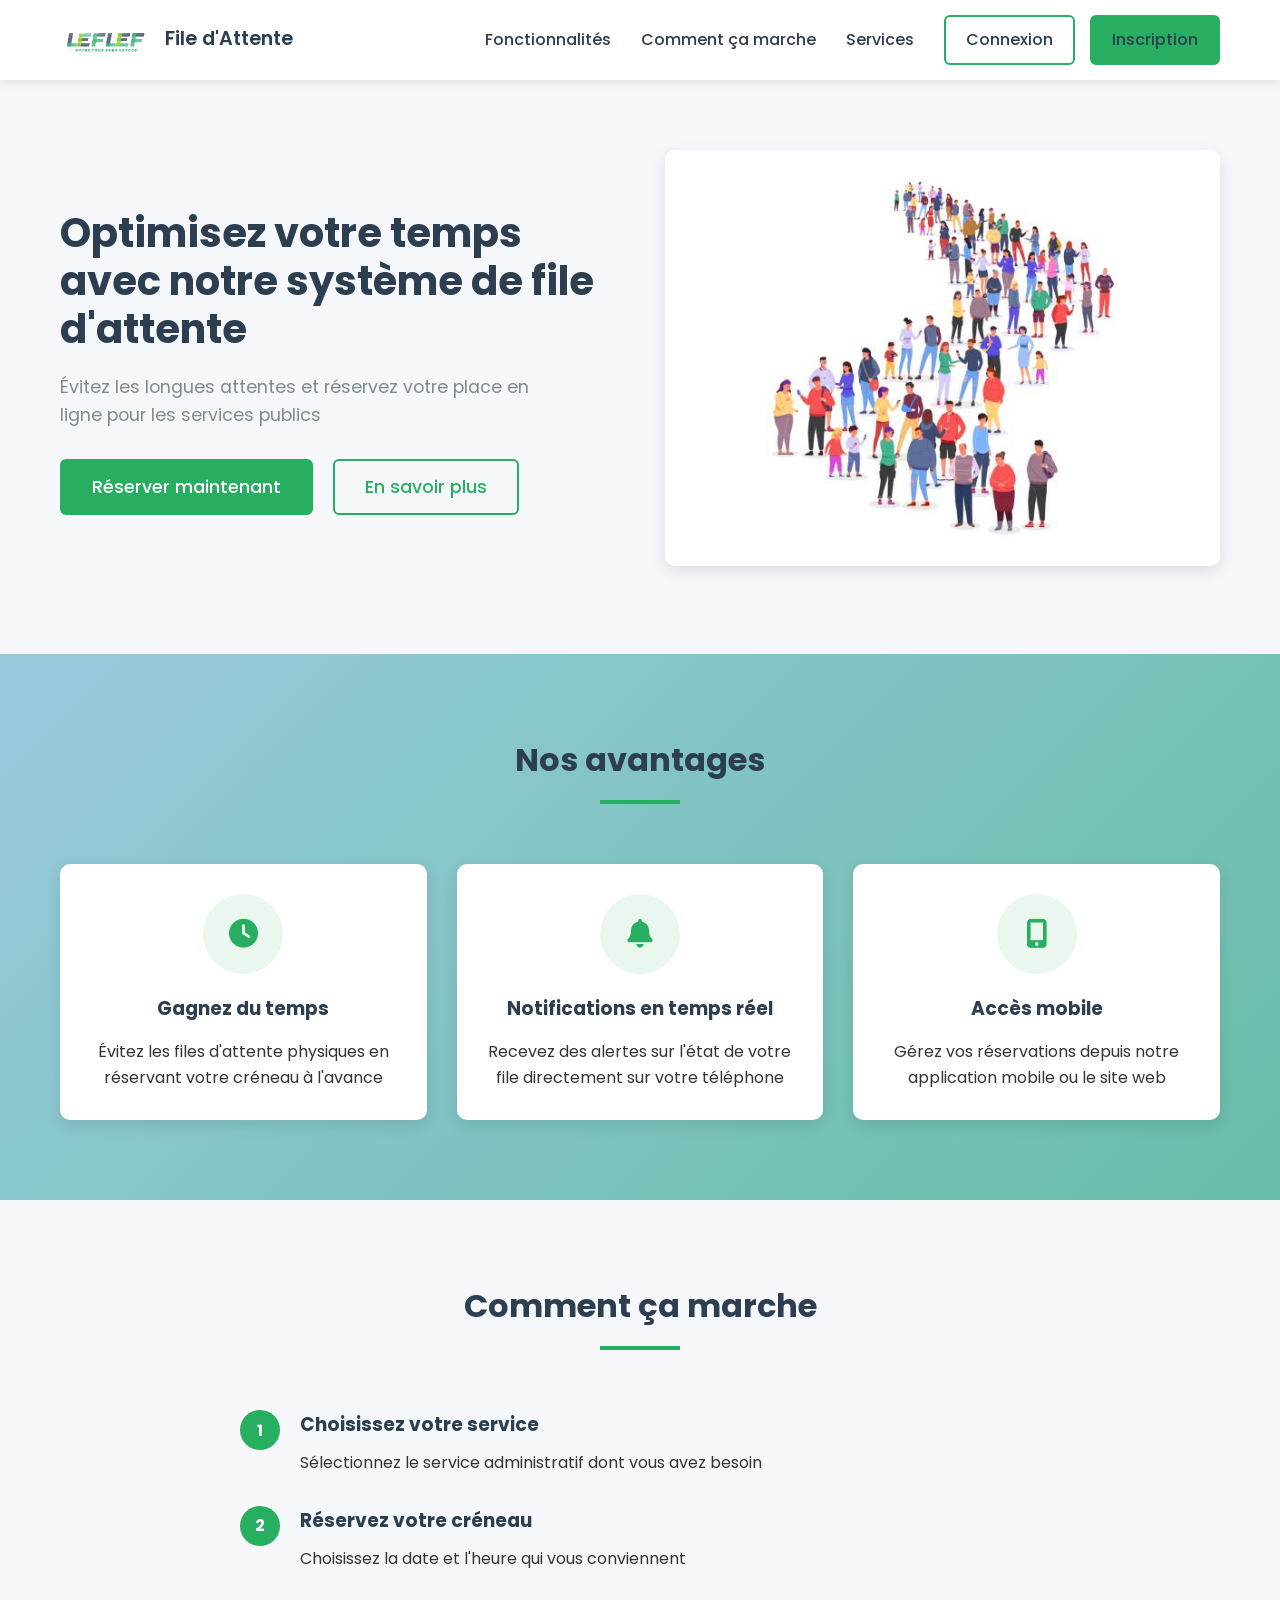
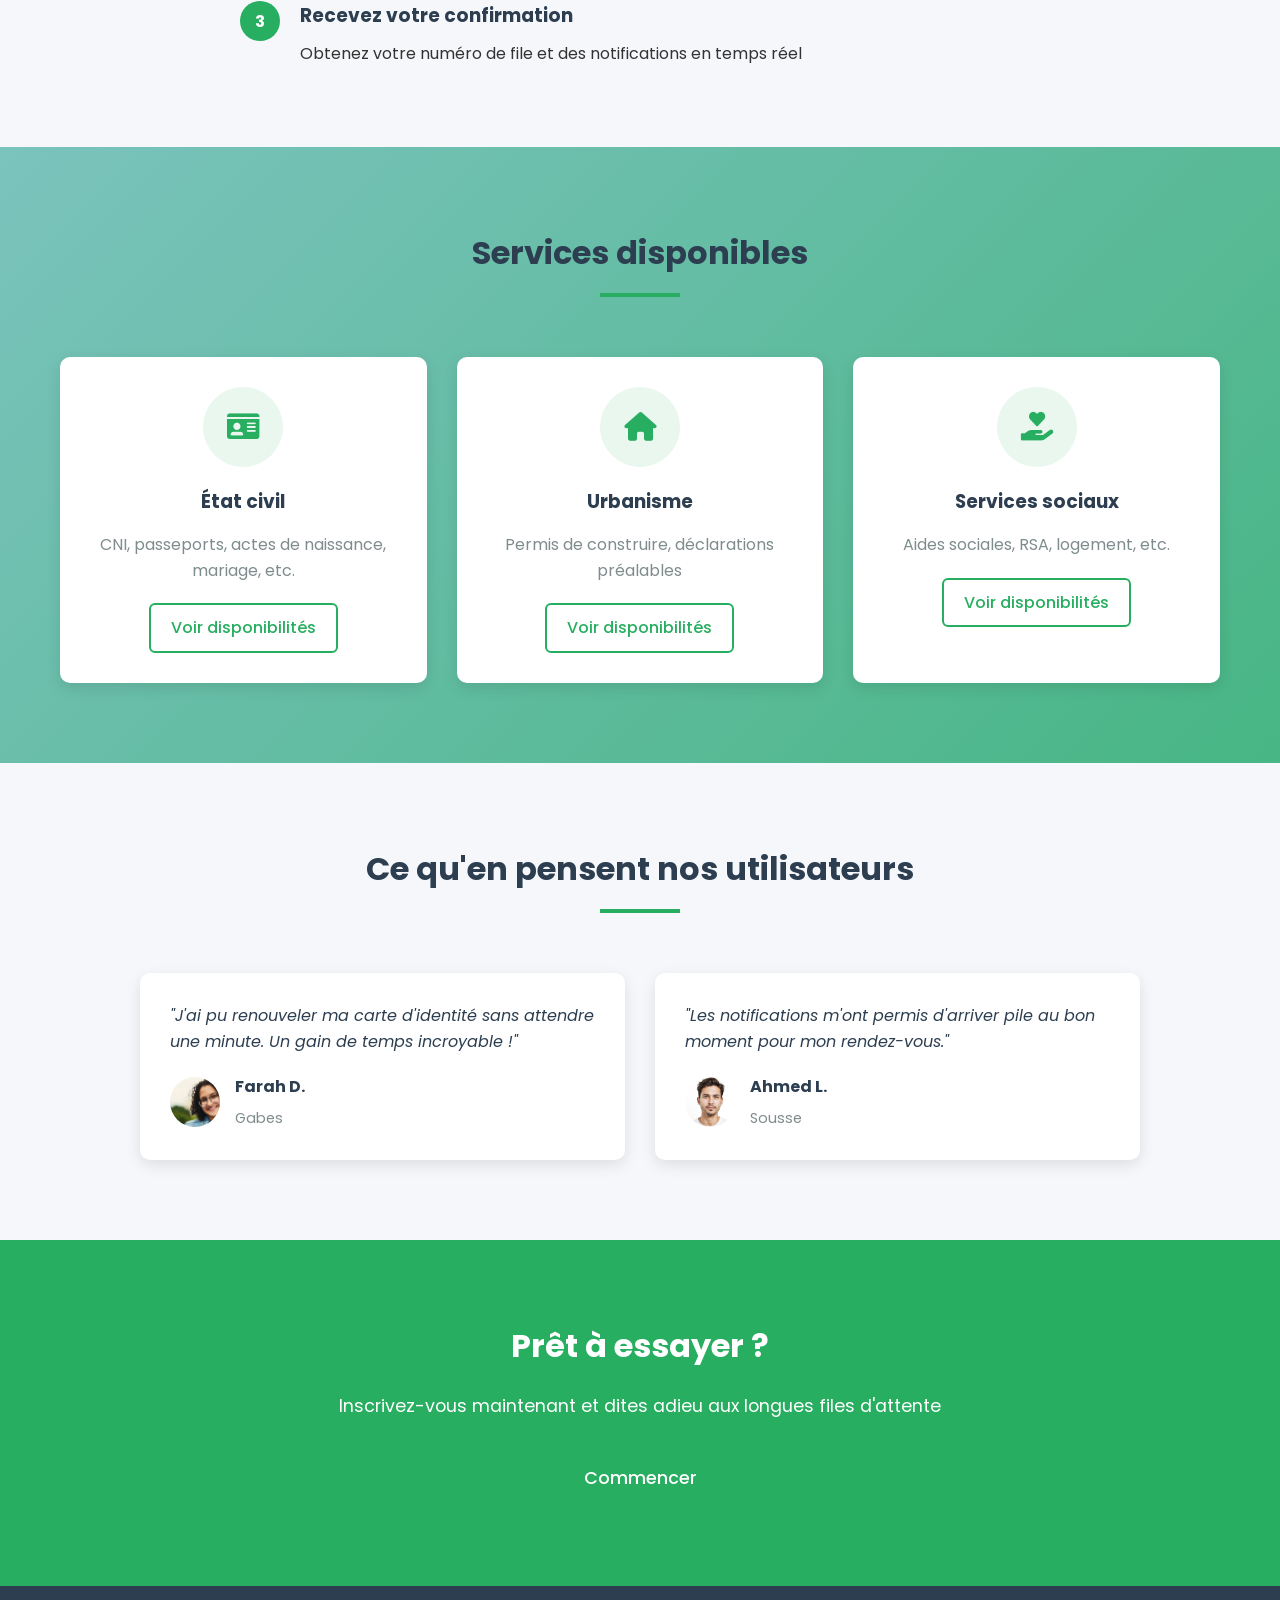
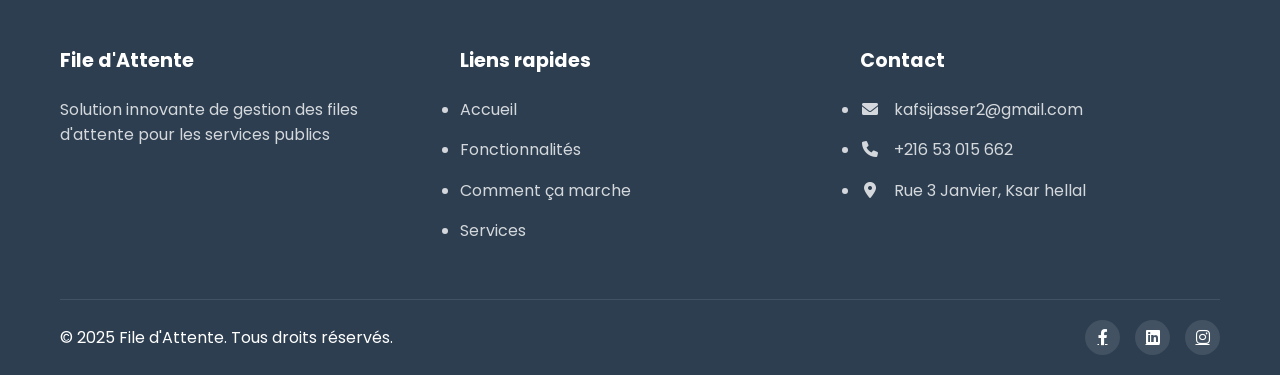
<file: index/index.html>
<!DOCTYPE html>
<html lang="fr">
<head>
    <meta charset="UTF-8">
    <meta name="viewport" content="width=device-width, initial-scale=1.0">
    <title>File d'Attente - Accueil</title>
    <link rel="stylesheet" href="https://fonts.googleapis.com/css2?family=Poppins:wght@300;400;500;600;700&display=swap">
    <link rel="stylesheet" href="https://cdnjs.cloudflare.com/ajax/libs/font-awesome/6.0.0-beta3/css/all.min.css">
    <link rel="stylesheet" href="css/styles1.css">
</head>
<body >
    <!-- Navigation Bar -->
    <nav class="navbar">
        <div class="container">
            <a href="index.html" class="logo">
                <img src="images/logo.png" href="index.html" alt="Logo">
                <span>File d'Attente</span>
            </a>
            <div class="nav-links">
                <a href="index.html#features">Fonctionnalités</a>
                <a href="index.html#how-it-works">Comment ça marche</a>
                <a href="index.html#services">Services</a>
                <div class="auth-buttons">
                    <a href="login.html" class="btn btn-outline">Connexion</a>
                    <a href="signup.html" class="btn btn-primary">Inscription</a>
                </div>
            </div>
            <button class="hamburger">
                <i class="fas fa-bars"></i>
            </button>
        </div>
    </nav>

    <!-- Hero Section -->
    <header id="hero" class="hero">
        <div class="container">
            <div class="hero-content">
                <h1>Optimisez votre temps avec notre système de file d'attente</h1>
                <p>Évitez les longues attentes et réservez votre place en ligne pour les services publics</p>
                <div class="hero-buttons">
                    <a href="reservation.html" class="btn btn-primary btn-large">Réserver maintenant</a>
                    <a href="#how-it-works" class="btn btn-outline btn-large">En savoir plus</a>
                </div>
            </div>
            <div class="hero-image">
                <img src="images/hero-illustration.png" alt="Illustration file d'attente">
            </div>
        </div>
    </header>

    <!-- Features Section -->
    <section id="features" class="features">
        <div class="container">
            <h2 class="section-title">Nos avantages</h2>
            <div class="features-grid">
                <div class="feature-card">
                    <div class="feature-icon">
                        <i class="fas fa-clock"></i>
                    </div>
                    <h3>Gagnez du temps</h3>
                    <p>Évitez les files d'attente physiques en réservant votre créneau à l'avance</p>
                </div>
                <div class="feature-card">
                    <div class="feature-icon">
                        <i class="fas fa-bell"></i>
                    </div>
                    <h3>Notifications en temps réel</h3>
                    <p>Recevez des alertes sur l'état de votre file directement sur votre téléphone</p>
                </div>
                <div class="feature-card">
                    <div class="feature-icon">
                        <i class="fas fa-mobile-alt"></i>
                    </div>
                    <h3>Accès mobile</h3>
                    <p>Gérez vos réservations depuis notre application mobile ou le site web</p>
                </div>
            </div>
        </div>
    </section>

    <!-- How It Works Section -->
    <section id="how-it-works" class="how-it-works">
        <div class="container">
            <h2 class="section-title">Comment ça marche</h2>
            <div class="steps">
                <div class="step">
                    <div class="step-number">1</div>
                    <div class="step-content">
                        <h3>Choisissez votre service</h3>
                        <p>Sélectionnez le service administratif dont vous avez besoin</p>
                    </div>
                </div>
                <div class="step">
                    <div class="step-number">2</div>
                    <div class="step-content">
                        <h3>Réservez votre créneau</h3>
                        <p>Choisissez la date et l'heure qui vous conviennent</p>
                    </div>
                </div>
                <div class="step">
                    <div class="step-number">3</div>
                    <div class="step-content">
                        <h3>Recevez votre confirmation</h3>
                        <p>Obtenez votre numéro de file et des notifications en temps réel</p>
                    </div>
                </div>
            </div>
        </div>
    </section>

    <!-- Services Section -->
    <section id="services" class="services">
        <div class="container">
            <h2 class="section-title">Services disponibles</h2>
            <div class="services-grid">
                <div class="service-card">
                    <div class="service-icon">
                        <i class="fas fa-id-card"></i>
                    </div>
                    <h3>État civil</h3>
                    <p>CNI, passeports, actes de naissance, mariage, etc.</p>
                    <a href="etat-civil.html" class="btn btn-outline">Voir disponibilités</a>
                </div>
                <div class="service-card">
                    <div class="service-icon">
                        <i class="fas fa-home"></i>
                    </div>
                    <h3>Urbanisme</h3>
                    <p>Permis de construire, déclarations préalables</p>
                    <a href="urbanisme.html" class="btn btn-outline">Voir disponibilités</a>
                </div>
                <div class="service-card">
                    <div class="service-icon">
                        <i class="fas fa-hand-holding-heart"></i>
                    </div>
                    <h3>Services sociaux</h3>
                    <p>Aides sociales, RSA, logement, etc.</p>
                    <a href="services-sociaux.html" class="btn btn-outline">Voir disponibilités</a>
                </div>
            </div>
        </div>
    </section>

    <!-- Testimonials Section -->
    <section class="testimonials">
        <div class="container">
            <h2 class="section-title">Ce qu'en pensent nos utilisateurs</h2>
            <div class="testimonials-grid">
                <div class="testimonial-card">
                    <div class="testimonial-content">
                        <p>"J'ai pu renouveler ma carte d'identité sans attendre une minute. Un gain de temps incroyable !"</p>
                    </div>
                    <div class="testimonial-author">
                        <img src="images/user1.jpg" alt="Marie D.">
                        <div>
                            <h4>Farah D.</h4>
                            <span>Gabes</span>
                        </div>
                    </div>
                </div>
                <div class="testimonial-card">
                    <div class="testimonial-content">
                        <p>"Les notifications m'ont permis d'arriver pile au bon moment pour mon rendez-vous."</p>
                    </div>
                    <div class="testimonial-author">
                        <img src="images/user2.jpg" alt="Ahmed L.">
                        <div>
                            <h4>Ahmed L.</h4>
                            <span>Sousse</span>
                        </div>
                    </div>
                </div>
            </div>
        </div>
    </section>

    <!-- Call to Action -->
    <section class="cta">
        <div class="container">
            <h2>Prêt à essayer ?</h2>
            <p>Inscrivez-vous maintenant et dites adieu aux longues files d'attente</p>
            <div class="cta-buttons">
                <a href="reservation.html" class="btn btn-primary btn-large">Commencer</a>
            </div>
        </div>
    </section>

    <!-- Footer -->
    <footer class="footer">
        <div class="container">
            <div class="footer-grid">
                <div class="footer-col">
                    <h3>File d'Attente</h3>
                    <p>Solution innovante de gestion des files d'attente pour les services publics</p>
                </div>
                <div class="footer-col">
                    <h3>Liens rapides</h3>
                    <ul>
                        <li><a href="#hero">Accueil</a></li>
                        <li><a href="#features">Fonctionnalités</a></li>
                        <li><a href="#how-it-works">Comment ça marche</a></li>
                        <li><a href="#services">Services</a></li>
                    </ul>
                </div>
                <div class="footer-col">
                    <h3>Contact</h3>
                    <ul>
                        <li><i class="fas fa-envelope"></i> kafsijasser2@gmail.com</li>
                        <li><i class="fas fa-phone"></i> +216 53 015 662</li>
                        <li><i class="fas fa-map-marker-alt"></i> Rue 3 Janvier, Ksar hellal</li>
                    </ul>
                </div>
            </div>
            <div class="footer-bottom">
                <p>&copy; 2025 File d'Attente. Tous droits réservés.</p>
                <div class="social-links">
                    <a href="https://www.facebook.com/epi.superieur"><i class="fab fa-facebook-f"></i></a>
                    <a href="https://www.linkedin.com/school/epi-school/posts/?feedView=all"><i class="fab fa-linkedin"></i></a>
                    <a href="https://www.instagram.com/epi.educational.group/"><i class="fab fa-instagram"></i></a>
                </div>
            </div>
        </div>
    </footer>
   

    <script src="js/script.js"></script>
</body>
</html>
</file>
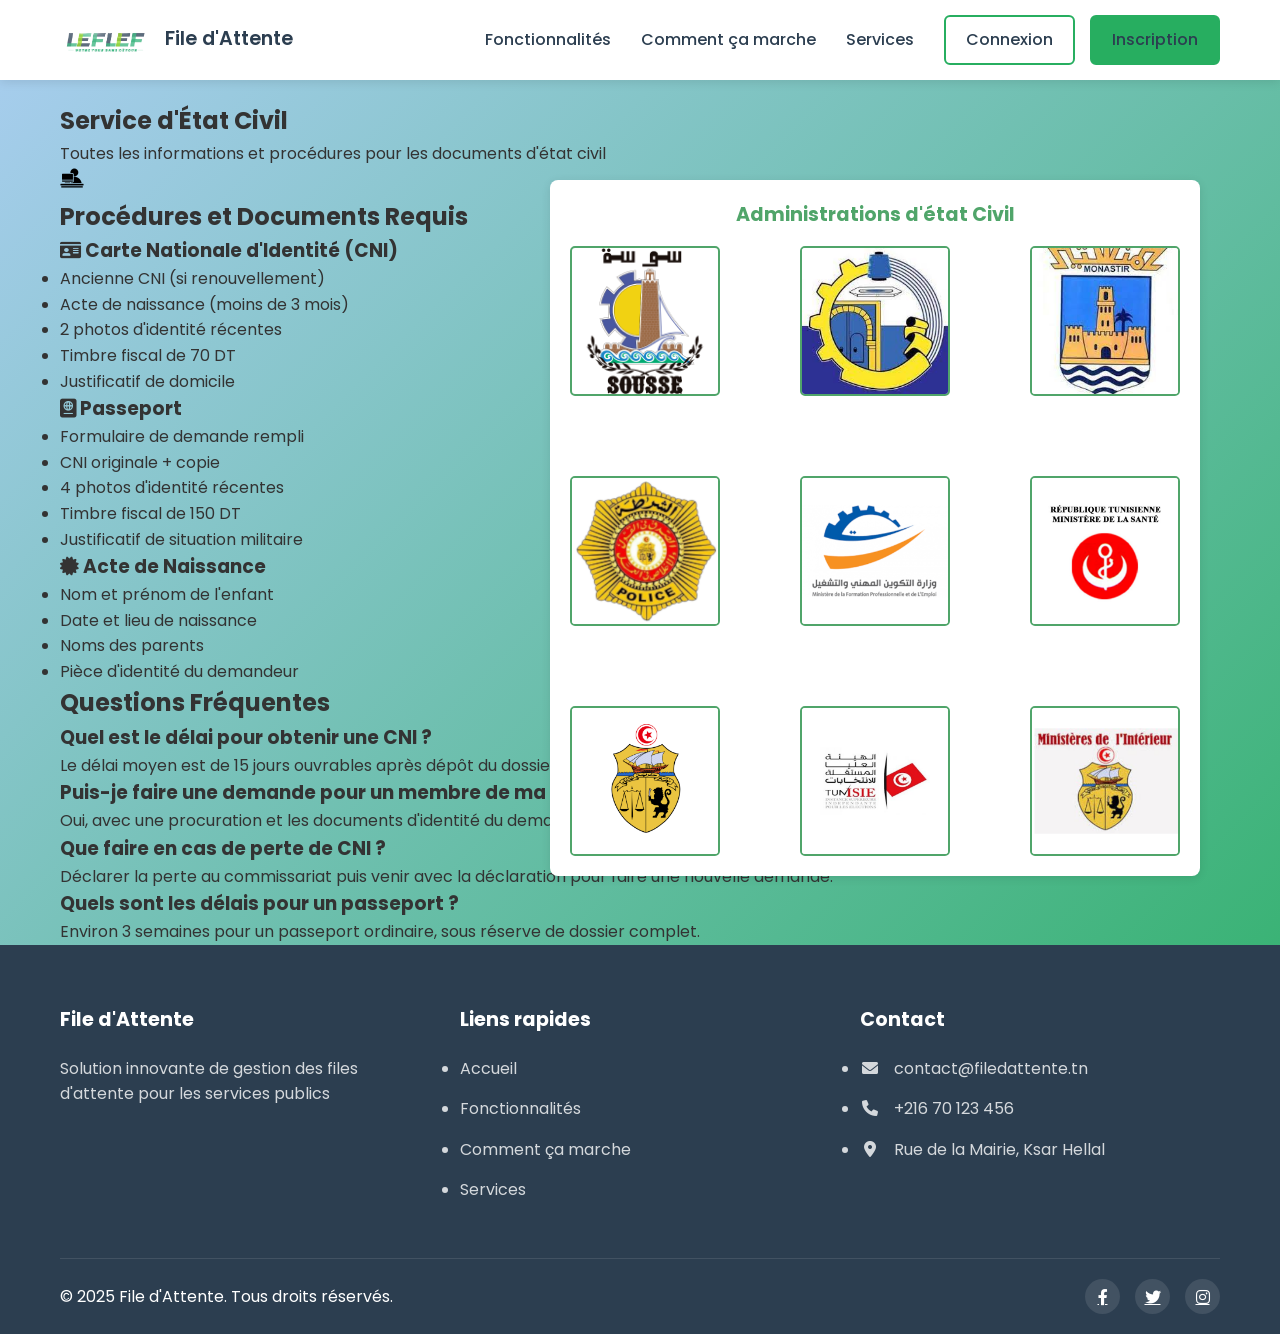
<file: index/etat-civil.html>
<!DOCTYPE html>
<html lang="fr">
<head>
    <meta charset="UTF-8">
    <meta name="viewport" content="width=device-width, initial-scale=1.0">
    <title>État Civil - File d'Attente</title>
    <link rel="stylesheet" href="https://fonts.googleapis.com/css2?family=Poppins:wght@300;400;500;600;700&display=swap">
    <link rel="stylesheet" href="https://cdnjs.cloudflare.com/ajax/libs/font-awesome/6.0.0-beta3/css/all.min.css">
    <link rel="stylesheet" href="css/styles1.css?v=1.1">
</head>
<body>

    <div class="frames-container">
        <h3>Administrations d'état Civil</h3>
        <div class="frames-grid">
            <!-- Row 1 -->
            <a href="https://www.facebook.com/communedesousse" class="frame">
                <img src="images/sousse.png" title="Municipalité de Sousse" data-id="1">
            </a>
            <a href="https://www.facebook.com/municipalitekh/?locale=fr_FR" class="frame">
                <img src="images/ksar.jpeg" title="Municipalité de Ksar Hellal" data-id="2">
            </a>
            <a href="https://www.facebook.com/adminmunicipalite/?locale=fr_FR" class="frame">
                <img src="images/monastir.jpeg" title="Municipalité de Monastir" data-id="3">
            </a>
            
            <!-- Row 2 -->
            <a href="https://www.facebook.com/communedesousse/about/" class="frame">
                <img src="images/poste-de-la-police.png" title="Police de Sousse" data-id="4">
            </a>
            <a href="https://www.emploi.gov.tn/fr/" class="frame">
                <img src="images/ministere-de-la-formation-professionnelle-et-de-lemploi.png" title="Ministère formation ministere-de-la-formation-professionnelle-et-de-lemploi" data-id="5">
            </a>
            <a href="https://santetunisie.rns.tn/fr/" class="frame">
                <img src="images/ministere-de-la-sante.png" title="Ministère de Santé" data-id="6">
            </a>
            
            <!-- Row 3 -->
            <a href="http://www.commune-sousse.gov.tn/fr" class="frame">
                <img src="images/gouvernorat.png" title="Gouvernerat de Sousse" data-id="7">
            </a>
            <a href="https://www.isie.tn/" class="frame">
                <img src="images/instance-superieure-independante-pour-les-elections.png" title="ISIE" data-id="8">
            </a>
            <a href="https://www.interieur.gov.tn/fr/" class="frame">
                <img src="images/ministere-de-linterieur.png" title="ministère intérieur" data-id="9">
            </a>
        </div>
    </div>
    <nav class="navbar">
        <div class="container">
            <a href="index.html" class="logo">
                <img src="images/logo.png" alt="Logo">
                <span>File d'Attente</span>
            </a>
            <div class="nav-links">
                <a href="index.html#features">Fonctionnalités</a>
                <a href="index.html#how-it-works">Comment ça marche</a>
                <a href="index.html#services">Services</a>
                <div class="auth-buttons">
                    <a href="login.html" class="btn btn-outline">Connexion</a>
                    <a href="signup.html" class="btn btn-primary">Inscription</a>
                </div>
            </div>
            <button class="hamburger">
                <i class="fas fa-bars"></i>
            </button>
        </div>
    </nav>
    <p>
        <br>
        <br>
        <br>
        <br>

    </p>

    <section class="service-header">
        <div class="container">
            <div class="service-header-content">
                <h1>Service d'État Civil</h1>
                <p>Toutes les informations et procédures pour les documents d'état civil</p>
            </div>
            <div class="service-header-image">
                <img src="images/etat-civil.jpg.png" alt="Illustration état civil">
            </div>
        </div>
    </section>

    <section class="service-details">
        <div class="container">
            <div class="details-container">
                <div class="procedures">
                    <h2>Procédures et Documents Requis</h2>
                    
                    <div class="procedure-card">
                        <h3><i class="fas fa-id-card"></i> Carte Nationale d'Identité (CNI)</h3>
                        <ul>
                            <li>Ancienne CNI (si renouvellement)</li>
                            <li>Acte de naissance (moins de 3 mois)</li>
                            <li>2 photos d'identité récentes</li>
                            <li>Timbre fiscal de 70 DT</li>
                            <li>Justificatif de domicile</li>
                        </ul>
                    </div>
                    
                    <div class="procedure-card">
                        <h3><i class="fas fa-passport"></i> Passeport</h3>
                        <ul>
                            <li>Formulaire de demande rempli</li>
                            <li>CNI originale + copie</li>
                            <li>4 photos d'identité récentes</li>
                            <li>Timbre fiscal de 150 DT</li>
                            <li>Justificatif de situation militaire</li>
                        </ul>
                    </div>
                    
                    <div class="procedure-card">
                        <h3><i class="fas fa-certificate"></i> Acte de Naissance</h3>
                        <ul>
                            <li>Nom et prénom de l'enfant</li>
                            <li>Date et lieu de naissance</li>
                            <li>Noms des parents</li>
                            <li>Pièce d'identité du demandeur</li>
                        </ul>
                    </div>
                </div>
            </div>
        </div>
    </section>

    <section class="service-faq">
        <div class="container">
            <h2>Questions Fréquentes</h2>
            <div class="faq-grid">
                <div class="faq-card">
                    <h3>Quel est le délai pour obtenir une CNI ?</h3>
                    <p>Le délai moyen est de 15 jours ouvrables après dépôt du dossier complet.</p>
                </div>
                <div class="faq-card">
                    <h3>Puis-je faire une demande pour un membre de ma famille ?</h3>
                    <p>Oui, avec une procuration et les documents d'identité du demandeur et du mandataire.</p>
                </div>
                <div class="faq-card">
                    <h3>Que faire en cas de perte de CNI ?</h3>
                    <p>Déclarer la perte au commissariat puis venir avec la déclaration pour faire une nouvelle demande.</p>
                </div>
                <div class="faq-card">
                    <h3>Quels sont les délais pour un passeport ?</h3>
                    <p>Environ 3 semaines pour un passeport ordinaire, sous réserve de dossier complet.</p>
                </div>
            </div>
        </div>
    </section>

    <footer class="footer">
        <div class="container">
            <div class="footer-grid">
                <div class="footer-col">
                    <h3>File d'Attente</h3>
                    <p>Solution innovante de gestion des files d'attente pour les services publics</p>
                </div>
                <div class="footer-col">
                    <h3>Liens rapides</h3>
                    <ul>
                        <li><a href="index.html">Accueil</a></li>
                        <li><a href="index.html#features">Fonctionnalités</a></li>
                        <li><a href="index.html#how-it-works">Comment ça marche</a></li>
                        <li><a href="index.html#services">Services</a></li>
                    </ul>
                </div>
                <div class="footer-col">
                    <h3>Contact</h3>
                    <ul>
                        <li><i class="fas fa-envelope"></i> contact@filedattente.tn</li>
                        <li><i class="fas fa-phone"></i> +216 70 123 456</li>
                        <li><i class="fas fa-map-marker-alt"></i> Rue de la Mairie, Ksar Hellal</li>
                    </ul>
                </div>
            </div>
            <div class="footer-bottom">
                <p>&copy; 2025 File d'Attente. Tous droits réservés.</p>
                <div class="social-links">
                    <a href="#"><i class="fab fa-facebook-f"></i></a>
                    <a href="#"><i class="fab fa-twitter"></i></a>
                    <a href="#"><i class="fab fa-instagram"></i></a>
                </div>
            </div>
        </div>
    </footer>

    <script src="js/script.js">
        document.querySelectorAll('.frame').forEach(frame => {
        frame.addEventListener('click', function() {
            const id = this.querySelector('img').getAttribute('data-id');
            console.log(`Frame ${id} clicked`);
        });
    });
    </script>
</body>
</html>
</file>
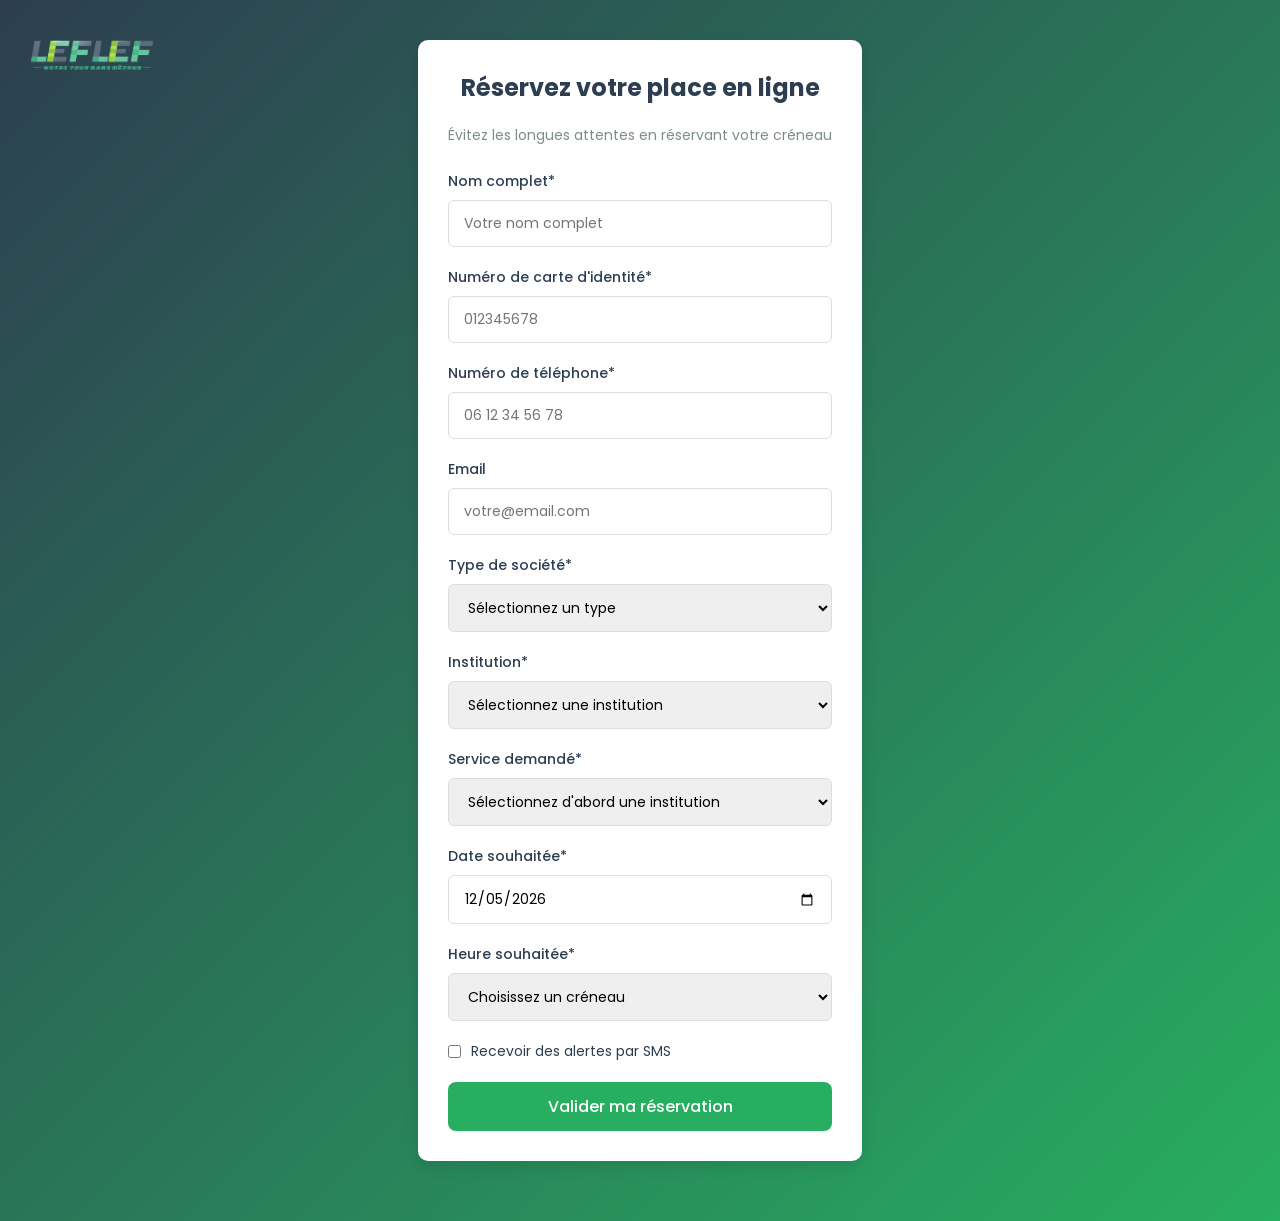
<file: index/queue.html>
<!DOCTYPE html>
<html lang="fr">

<head>
    <meta charset="UTF-8">
    <meta name="viewport" content="width=device-width, initial-scale=1.0">
    <title>File d'attente - Mairie</title>
    <link rel="stylesheet" href="css/styles.css">
    <link href="https://fonts.googleapis.com/css2?family=Poppins:wght@400;500;600&display=swap" rel="stylesheet">
    <style>
        #cancel-button {
            width: 100%;
            padding: 12px;
            background: #c10707;
            color: #fff;
            border: none;
            margin-top: 10px;
            border-radius: 8px;
            font-size: 16px;
            font-weight: 500;
            cursor: pointer;
            transition: background 0.3s ease;
        }
    </style>

</head>

<body>
    <div class="container">
        <div class="logo">
            <img src="images/logo.png" alt="Logo Mairie">
        </div>

        <div class="card queue-card">
            <h1>Votre position dans la file</h1>

            <div class="queue-info">
                <div class="info-item">
                    <span class="label">Numéro de ticket:</span>
                    <span id="ticket-number" class="value"></span>
                </div>
                <div class="info-item">
                    <span class="label">Service:</span>
                    <span id="service-type" class="value"></span>
                </div>
                <div class="info-item">
                    <span class="label">Temps d'attente estimé:</span>
                    <span id="wait-time" class="value"></span>
                </div>
                <div class="info-item">
                    <span class="label">Position dans la file:</span>
                    <span id="queue-position" class="value"></span>
                </div>
            </div>

            <div class="progress-container">
                <div class="progress-bar" id="progress-bar"></div>
            </div>

            <div class="notification-area">
                <p id="notification-text"></p>
            </div>

            <button class="btn" onclick="window.location.href='reservation.html'">Nouvelle réservation</button>
            <form action="annuler_reservation.php" method="get">
                <input type="hidden" name="ticket" id="cancel-ticket-input">
                <button id="cancel-button" type="submit">Annuler réservation</button>
            </form>

            <script>
                // Set the ticket number when page loads
                document.addEventListener('DOMContentLoaded', function() {
                    const urlParams = new URLSearchParams(window.location.search);
                    const ticketNumber = urlParams.get('ticket');
                    
                    if (ticketNumber) {
                        document.getElementById('cancel-ticket-input').value = ticketNumber;
                    }
                });
            </script>


        </div>
    </div>

    <script src="js/queue-script.js"></script>
</body>

</html>
</file>
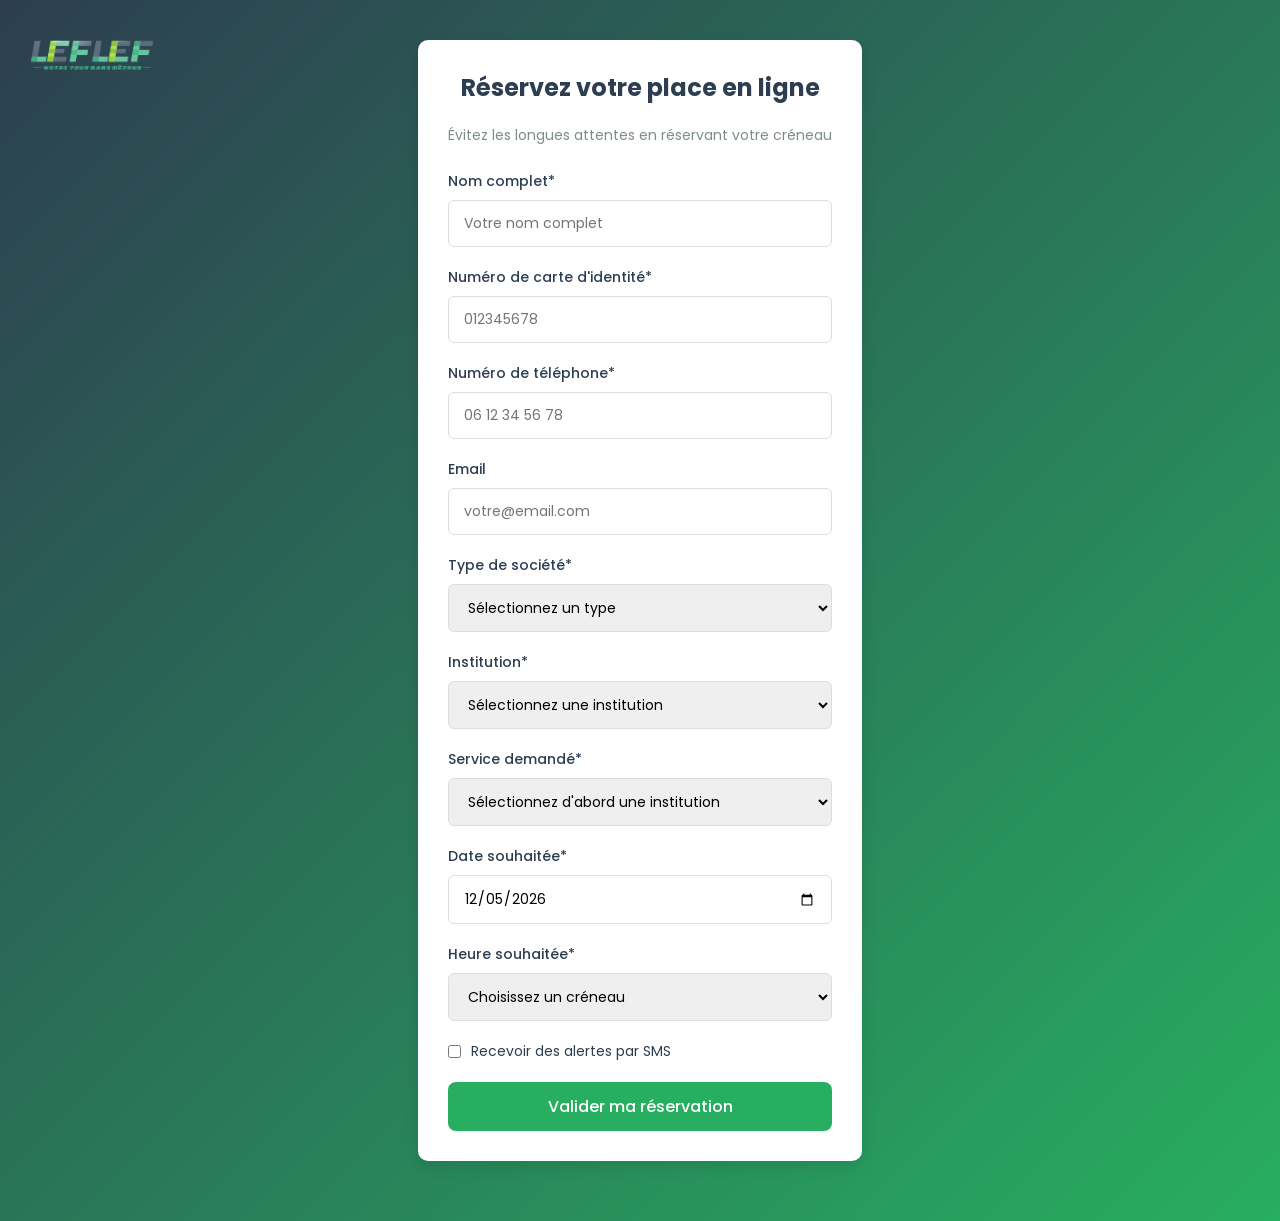
<file: index/reservation.html>
<!DOCTYPE html>
<html lang="fr">
    
<head>
    <meta charset="UTF-8">
    <meta name="viewport" content="width=device-width, initial-scale=1.0">
    <title>Réservation en ligne - Mairie</title>
    <link rel="stylesheet" href="css/styles.css">
    <link href="https://fonts.googleapis.com/css2?family=Poppins:wght@400;500;600&display=swap" rel="stylesheet">
    <link rel="manifest" href="manifest.json">
</head>
<body>
    <div class="container">
        <div class="logo">
            <img src="images/logo.png" alt="Logo Mairie">
        </div>

            <div class="card">
                <h1>Réservez votre place en ligne</h1>
                <p class="subtitle">Évitez les longues attentes en réservant votre créneau</p>
                
                <form id="reservationForm" method="POST">
        <div class="form-group">
            <label for="name">Nom complet*</label>
            <input type="text" id="fullname" name="name" placeholder="Votre nom complet" required>
        </div>
        
        <div class="form-group">
            <label for="cin">Numéro de carte d'identité*</label>
            <input type="text" id="cin" name="cin" placeholder="012345678" required>
        </div>
        
        <div class="form-group">
            <label for="phone">Numéro de téléphone*</label>
            <input type="tel" id="phone" name="phone" placeholder="06 12 34 56 78" required>
        </div>
        
        <div class="form-group">
            <label for="email">Email</label>
            <input type="email" id="email" name="email" placeholder="votre@email.com">
        </div>
        
        <div class="form-group">
            <label for="societe_type">Type de société*</label>
            <select id="societe_type" name="societe_type" required>
                <option value="">Sélectionnez un type</option>
                <option value="pub">Public</option>
                <option value="prv">Privé</option>
            </select>
        </div>
        
         <div class="form-group">
            <label for="institution">Institution*</label>
            <select id="institution" name="institution_id" required>
                <option value="">Sélectionnez une institution</option>
                <option value="1">CNAM</option>
                <option value="2">CNSS</option>
                <option value="3">Tunisie Telecom</option>
                <option value="4">Orange Tunisie</option>
            </select>
        </div>

        <div class="form-group">
            <label for="service">Service demandé*</label>
            <select id="service" name="service_id" required>
                <option value="">Sélectionnez d'abord une institution</option>
            </select>
        </div>
                
            <div class="form-group">
            <label for="date">Date souhaitée*</label>
            <input type="date" id="date" name="reservation_date" required>
        </div>

        <div class="form-group">
            <label for="time">Heure souhaitée*</label>
            <select id="time" name="reservation_time" required>
                <option value="">Choisissez un créneau</option>
                <!-- Times will be populated by JavaScript -->
            </select>
        </div>
        
        <div class="form-group checkbox">
            <input type="checkbox" id="notifications" name="notifications" value="1">
            <label for="notifications">Recevoir des alertes par SMS</label>
        </div>
        
        <button type="submit" class="btn">Valider ma réservation</button>
    </form>
        </div>
    </div>

    <script src="js/reservation-script.js"></script>
    <script>
        // Register service worker
        if ('serviceWorker' in navigator) {
            window.addEventListener('load', () => {
                navigator.serviceWorker.register('sw.js')
                    .then(registration => {
                        console.log('ServiceWorker registration successful');
                    })
                    .catch(err => {
                        console.log('ServiceWorker registration failed: ', err);
                    });
            });
        }
    </script>
</body>
</html>
</file>
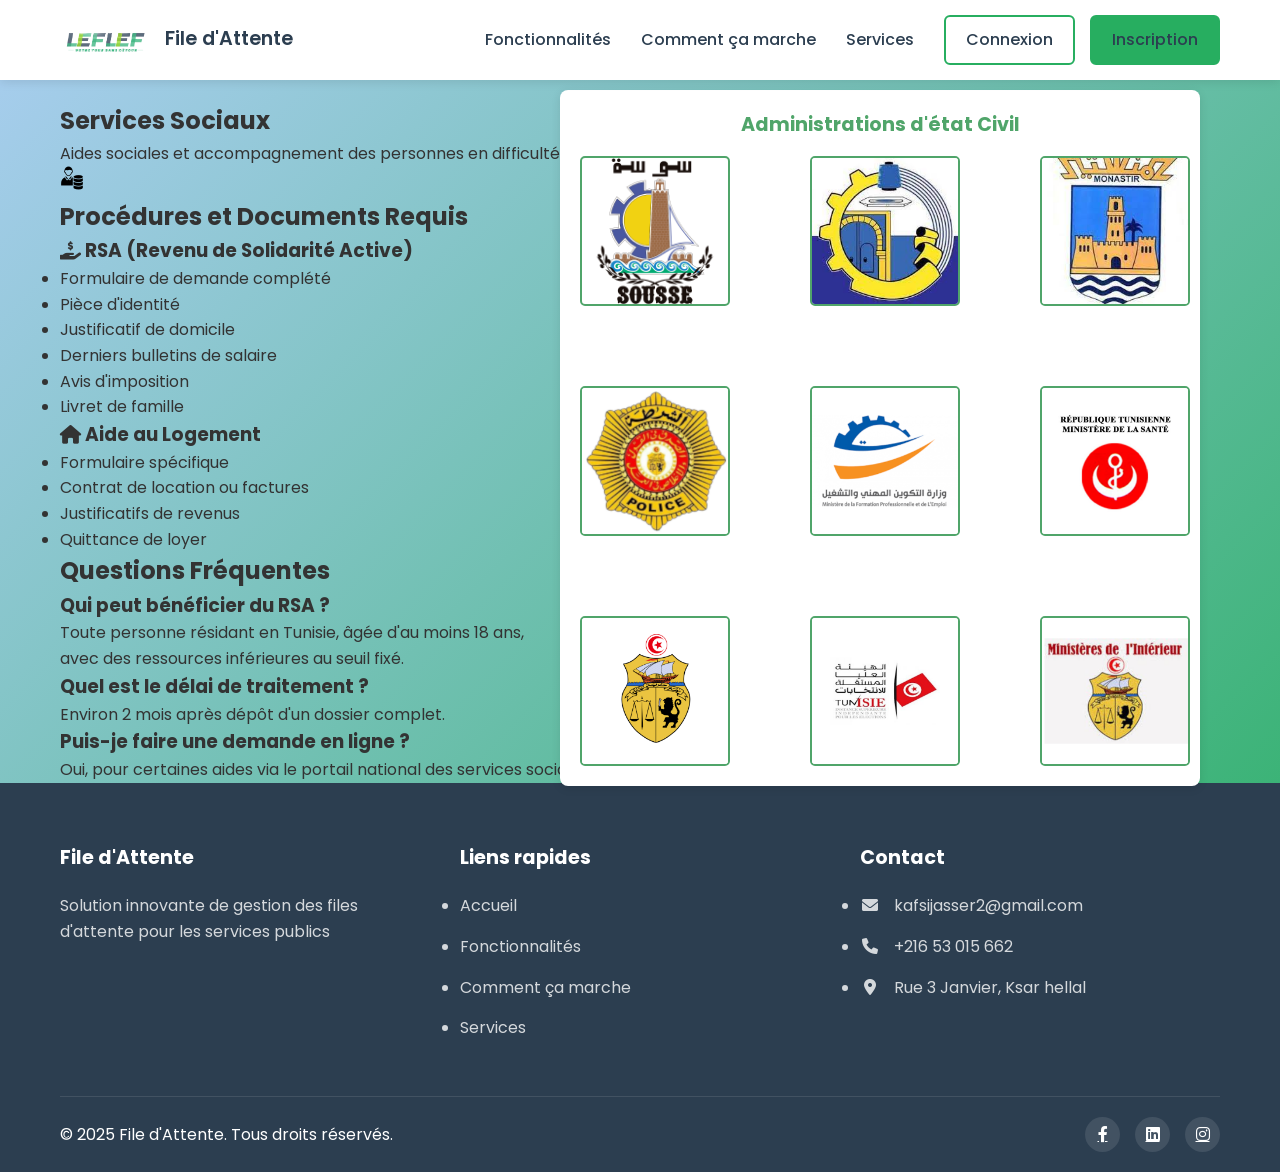
<file: index/services-sociaux.html>
<!DOCTYPE html>
<html lang="fr">
<head>
    <meta charset="UTF-8">
    <meta name="viewport" content="width=device-width, initial-scale=1.0">
    <title>Services Sociaux - File d'Attente</title>
    <link rel="stylesheet" href="https://fonts.googleapis.com/css2?family=Poppins:wght@300;400;500;600;700&display=swap">
    <link rel="stylesheet" href="https://cdnjs.cloudflare.com/ajax/libs/font-awesome/6.0.0-beta3/css/all.min.css">
    <link rel="stylesheet" href="css/styles1.css?v=1.1">
</head>
<body>
    <div class="frames-container" style="width: 50%;" id="soc">
        <h3>Administrations d'état Civil</h3>
        <div class="frames-grid">
            <!-- Row 1 -->
            <a href="https://www.facebook.com/communedesousse" class="frame">
                <img src="images/sousse.png" title="Municipalité de Sousse" data-id="1">
            </a>
            <a href="https://www.facebook.com/municipalitekh/?locale=fr_FR" class="frame">
                <img src="images/ksar.jpeg" title="Municipalité de Ksar Hellal" data-id="2">
            </a>
            <a href="https://www.facebook.com/adminmunicipalite/?locale=fr_FR" class="frame">
                <img src="images/monastir.jpeg" title="Municipalité de Monastir" data-id="3">
            </a>
            
            <!-- Row 2 -->
            <a href="https://www.facebook.com/communedesousse/about/" class="frame">
                <img src="images/poste-de-la-police.png" title="Police de Sousse" data-id="4">
            </a>
            <a href="https://www.emploi.gov.tn/fr/" class="frame">
                <img src="images/ministere-de-la-formation-professionnelle-et-de-lemploi.png" title="Ministère formation ministere-de-la-formation-professionnelle-et-de-lemploi" data-id="5">
            </a>
            <a href="https://santetunisie.rns.tn/fr/" class="frame">
                <img src="images/ministere-de-la-sante.png" title="Ministère de Santé" data-id="6">
            </a>
            
            <!-- Row 3 -->
            <a href="http://www.commune-sousse.gov.tn/fr" class="frame">
                <img src="images/gouvernorat.png" title="Gouvernerat de Sousse" data-id="7">
            </a>
            <a href="https://www.isie.tn/" class="frame">
                <img src="images/instance-superieure-independante-pour-les-elections.png" title="ISIE" data-id="8">
            </a>
            <a href="https://www.interieur.gov.tn/fr/" class="frame">
                <img src="images/ministere-de-linterieur.png" title="ministère intérieur" data-id="9">
            </a>
        </div>
    </div>

    <nav class="navbar">
        <div class="container">
            <a href="index.html" class="logo">
                <img src="images/logo.png" alt="Logo">
                <span>File d'Attente</span>
            </a>
            <div class="nav-links">
                <a href="index.html#features">Fonctionnalités</a>
                <a href="index.html#how-it-works">Comment ça marche</a>
                <a href="index.html#services">Services</a>
                <div class="auth-buttons">
                    <a href="login.html" class="btn btn-outline">Connexion</a>
                    <a href="signup.html" class="btn btn-primary">Inscription</a>
                </div>
            </div>
            <button class="hamburger">
                <i class="fas fa-bars"></i>
            </button>
        </div>
    </nav>

    <p>
        <br>
        <br>
        <br>
        <br>

    </p>

    <section class="service-header">
        <div class="container">
            <div class="service-header-content">
                <h1>Services Sociaux</h1>
                <p>Aides sociales et accompagnement des personnes en difficulté</p>
            </div>
            <div class="service-header-image">
                <img src="images/social.png.png" alt="Illustration services sociaux">
            </div>
        </div>
    </section>

    <section class="service-details">
        <div class="container">
            <div class="details-container">
                <div class="procedures">
                    <h2>Procédures et Documents Requis</h2>
                    <div class="procedure-card">
                        <h3><i class="fas fa-hand-holding-usd"></i> RSA (Revenu de Solidarité Active)</h3>
                        <ul>
                            <li>Formulaire de demande complété</li>
                            <li>Pièce d'identité</li>
                            <li>Justificatif de domicile</li>
                            <li>Derniers bulletins de salaire</li>
                            <li>Avis d'imposition</li>
                            <li>Livret de famille</li>
                        </ul>
                    </div>
                    <div class="procedure-card">
                        <h3><i class="fas fa-home"></i> Aide au Logement</h3>
                        <ul>
                            <li>Formulaire spécifique</li>
                            <li>Contrat de location ou factures</li>
                            <li>Justificatifs de revenus</li>
                            <li>Quittance de loyer</li>
                        </ul>
                    </div>
                </div>
            </div>
        </div>
    </section>

    <section class="service-faq">
        <div class="container">
            <h2>Questions Fréquentes</h2>
            <div class="faq-grid">
                <div class="faq-card">
                    <h3>Qui peut bénéficier du RSA ?</h3>
                    <p>Toute personne résidant en Tunisie, âgée d'au moins 18 ans, <br> avec des ressources inférieures au seuil fixé.</p>
                </div>
                <div class="faq-card">
                    <h3>Quel est le délai de traitement ?</h3>
                    <p>Environ 2 mois après dépôt d'un dossier complet.</p>
                </div>
                <div class="faq-card">
                    <h3>Puis-je faire une demande en ligne ?</h3>
                    <p>Oui, pour certaines aides via le portail national des services sociaux.</p>
                </div>
            </div>
        </div>
    </section>

    <footer class="footer">
        <div class="container">
            <div class="footer-grid">
                <div class="footer-col">
                    <h3>File d'Attente</h3>
                    <p>Solution innovante de gestion des files d'attente pour les services publics</p>
                </div>
                <div class="footer-col">
                    <h3>Liens rapides</h3>
                    <ul>
                        <li><a href="index.html">Accueil</a></li>
                        <li><a href="index.html#features">Fonctionnalités</a></li>
                        <li><a href="index.html#how-it-works">Comment ça marche</a></li>
                        <li><a href="index.html#services">Services</a></li>
                    </ul>
                </div>
                <div class="footer-col">
                    <h3>Contact</h3>
                    <ul>
                        <li><i class="fas fa-envelope"></i> kafsijasser2@gmail.com</li>
                        <li><i class="fas fa-phone"></i> +216 53 015 662</li>
                        <li><i class="fas fa-map-marker-alt"></i> Rue 3 Janvier, Ksar hellal</li>
                    </ul>
                </div>
            </div>
            <div class="footer-bottom">
                <p>&copy; 2025 File d'Attente. Tous droits réservés.</p>
                <div class="social-links">
                    <a href="https://www.facebook.com/epi.superieur"><i class="fab fa-facebook-f"></i></a>
                    <a href="https://www.linkedin.com/school/epi-school/posts/?feedView=all"><i class="fab fa-linkedin"></i></a>
                    <a href="https://www.instagram.com/epi.educational.group/"><i class="fab fa-instagram"></i></a>
                </div>
            </div>
        </div>
    </footer>

    <script src="js/script.js">
         document.querySelectorAll('.frame').forEach(frame => {
        frame.addEventListener('click', function() {
            const id = this.querySelector('img').getAttribute('data-id');
            console.log(`Frame ${id} clicked`);
        });
    });
    </script>
</body>
</html>
</file>
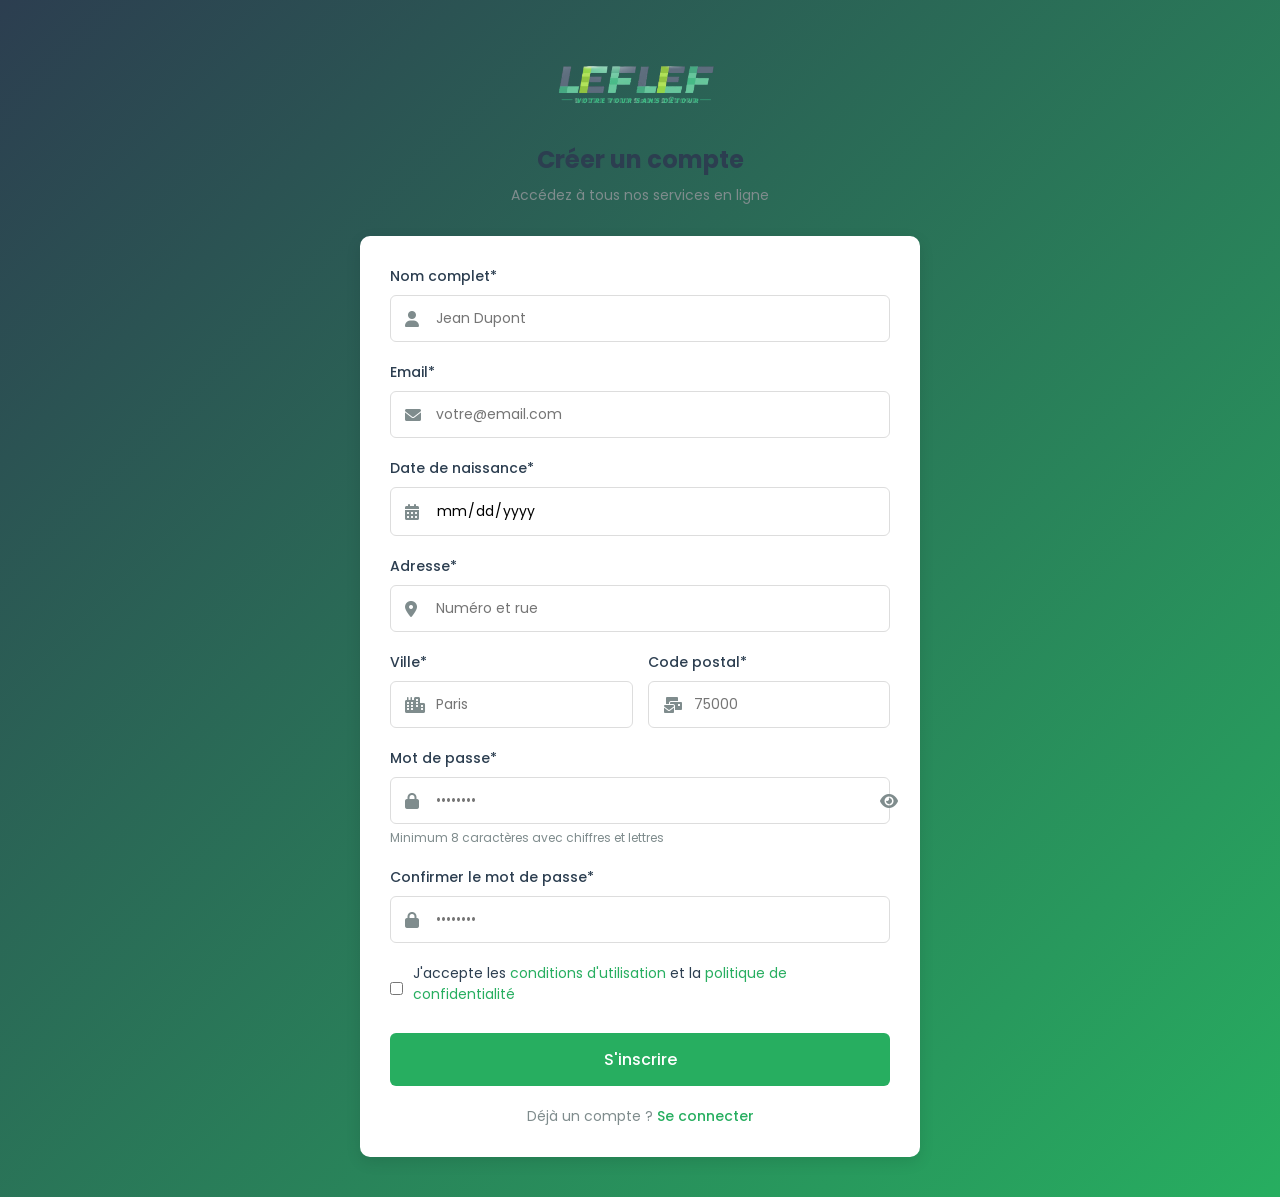
<file: index/signup.html>
<!DOCTYPE html>
<html lang="fr">

<head>
    <meta charset="UTF-8" />
    <meta name="viewport" content="width=device-width, initial-scale=1.0" />
    <title>Inscription - File d'Attente</title>
    <link rel="stylesheet" href="https://fonts.googleapis.com/css2?family=Poppins:wght@300;400;500;600&display=swap" />
    <link rel="stylesheet" href="https://cdnjs.cloudflare.com/ajax/libs/font-awesome/6.0.0-beta3/css/all.min.css" />
    <link rel="stylesheet" href="css/styles2.css" />
</head>

<body>
    <div class="container">
        <div class="logo">
            <img src="images/logo.png" alt="Logo de la mairie" />
            <h1>Créer un compte</h1>
            <p class="subtitle">Accédez à tous nos services en ligne</p>
        </div>

        <div class="card">
            <form id="signupForm" action="signup.php" method="POST" novalidate>

                <!-- Nom complet -->
                <div class="form-group">
                    <label for="name">Nom complet*</label>
                    <div class="input-with-icon">
                        <i class="fas fa-user"></i>
                        <input type="text" id="name" name="name" placeholder="Jean Dupont" required />
                    </div>
                </div>

                <!-- Email -->
                <div class="form-group">
                    <label for="email">Email*</label>
                    <div class="input-with-icon">
                        <i class="fas fa-envelope"></i>
                        <input type="email" id="email" name="email" placeholder="votre@email.com" required />
                    </div>
                </div>

                <!-- Date de naissance -->
                <div class="form-group">
                    <label for="birthdate">Date de naissance*</label>
                    <div class="input-with-icon">
                        <i class="fas fa-calendar-alt"></i>
                        <input type="date" id="birthdate" name="birthdate" required />
                    </div>
                </div>

                <!-- Adresse -->
                <div class="form-group">
                    <label for="address">Adresse*</label>
                    <div class="input-with-icon">
                        <i class="fas fa-map-marker-alt"></i>
                        <input type="text" id="address" name="address" placeholder="Numéro et rue" required />
                    </div>
                </div>
                <!-- City and Postal Code -->
                <div class="form-row">
                    <div class="form-group">
                        <label for="city">Ville*</label>
                        <div class="input-with-icon">
                            <i class="fas fa-city"></i>
                            <input type="text" id="city" name="city" placeholder="Paris" required>
                        </div>
                    </div>
                    <div class="form-group">
                        <label for="postal-code">Code postal*</label>
                        <div class="input-with-icon">
                            <i class="fas fa-mail-bulk"></i>
                            <input type="text" id="postal-code" name="postal-code" placeholder="75000" required>
                        </div>
                    </div>
                </div>


                <!-- Password Field -->
                <div class="form-group">
                    <label for="password">Mot de passe*</label>
                    <div class="input-with-icon">
                        <i class="fas fa-lock"></i>
                        <input type="password" id="password" name="passwd" placeholder="••••••••" required>
                        <button type="button" class="show-password" id="togglePassword">
                            <i class="fas fa-eye" id="eyeIcon"></i>
                        </button>
                    </div>
                    <small>Minimum 8 caractères avec chiffres et lettres</small>
                </div>


                <!-- Confirmation mot de passe -->
                <div class="form-group">
                    <label for="confirm-password">Confirmer le mot de passe*</label>
                    <div class="input-with-icon">
                        <i class="fas fa-lock"></i>
                        <input type="password" id="confirm-password" name="confirm-password" placeholder="••••••••"
                            required />
                    </div>
                </div>

                <!-- Conditions d'utilisation -->
                <div class="form-group checkbox-container">
                    <input type="checkbox" id="terms" name="terms" required />
                    <label for="terms">J'accepte les <a href="#">conditions d'utilisation</a> et la <a
                            href="#">politique de confidentialité</a></label>
                </div>

                <!-- Bouton S'inscrire -->
                <button type="submit" class="btn" href="login.html">S'inscrire</button>

                <!-- Lien vers connexion -->
                <div class="login-link">
                    <p>Déjà un compte ? <a href="login.html">Se connecter</a></p>
                </div>
            </form>
        </div>
    </div>

    <script src="js/signup-script.js"></script>
</body>

</html>
</file>
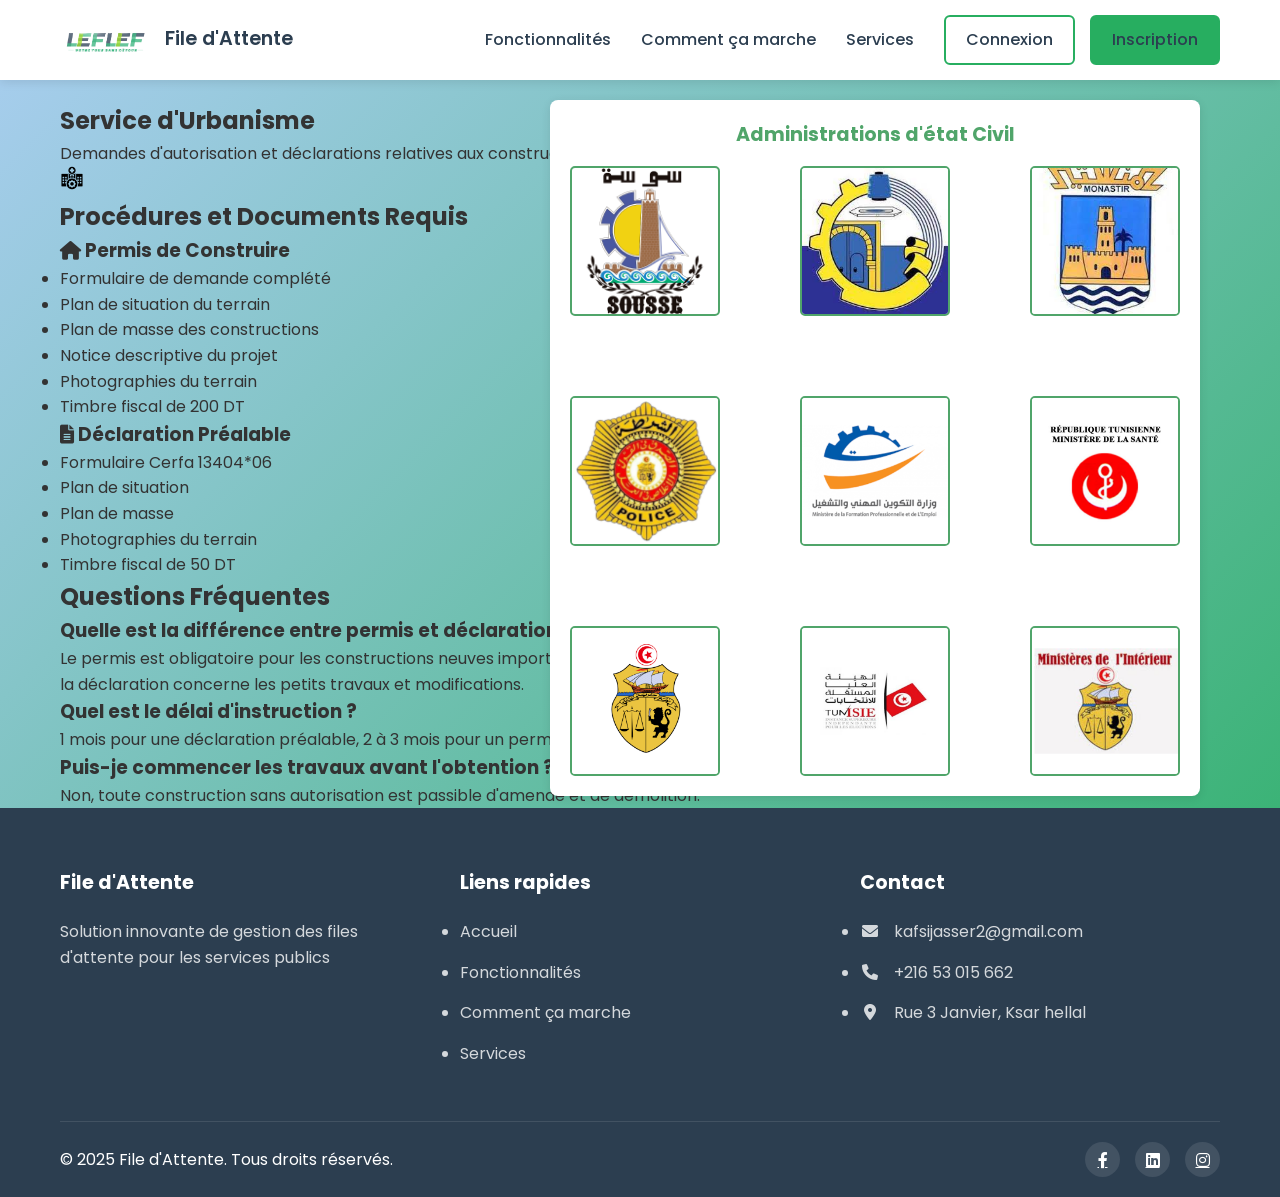
<file: index/urbanisme.html>
<!DOCTYPE html>
<html lang="fr">
<head>
    <meta charset="UTF-8">
    <meta name="viewport" content="width=device-width, initial-scale=1.0">
    <title>Urbanisme - File d'Attente</title>
    <link rel="stylesheet" href="https://fonts.googleapis.com/css2?family=Poppins:wght@300;400;500;600;700&display=swap">
    <link rel="stylesheet" href="https://cdnjs.cloudflare.com/ajax/libs/font-awesome/6.0.0-beta3/css/all.min.css">
    <link rel="stylesheet" href="css/styles1.css?v=1.1">
</head>
<body>

    <div class="frames-container" id="urban">
        <h3>Administrations d'état Civil</h3>
        <div class="frames-grid">
            <!-- Row 1 -->
            <a href="https://www.facebook.com/communedesousse" class="frame">
                <img src="images/sousse.png" title="Municipalité de Sousse" data-id="1">
            </a>
            <a href="https://www.facebook.com/municipalitekh/?locale=fr_FR" class="frame">
                <img src="images/ksar.jpeg" title="Municipalité de Ksar Hellal" data-id="2">
            </a>
            <a href="https://www.facebook.com/adminmunicipalite/?locale=fr_FR" class="frame">
                <img src="images/monastir.jpeg" title="Municipalité de Monastir" data-id="3">
            </a>
            
            <!-- Row 2 -->
            <a href="https://www.facebook.com/communedesousse/about/" class="frame">
                <img src="images/poste-de-la-police.png" title="Police de Sousse" data-id="4">
            </a>
            <a href="https://www.emploi.gov.tn/fr/" class="frame">
                <img src="images/ministere-de-la-formation-professionnelle-et-de-lemploi.png" title="Ministère formation ministere-de-la-formation-professionnelle-et-de-lemploi" data-id="5">
            </a>
            <a href="https://santetunisie.rns.tn/fr/" class="frame">
                <img src="images/ministere-de-la-sante.png" title="Ministère de Santé" data-id="6">
            </a>
            
            <!-- Row 3 -->
            <a href="http://www.commune-sousse.gov.tn/fr" class="frame">
                <img src="images/gouvernorat.png" title="Gouvernerat de Sousse" data-id="7">
            </a>
            <a href="https://www.isie.tn/" class="frame">
                <img src="images/instance-superieure-independante-pour-les-elections.png" title="ISIE" data-id="8">
            </a>
            <a href="https://www.interieur.gov.tn/fr/" class="frame">
                <img src="images/ministere-de-linterieur.png" title="ministère intérieur" data-id="9">
            </a>
        </div>
    </div>
    <nav class="navbar">
        <div class="container">
            <a href="index.html" class="logo">
                <img src="images/logo.png" alt="Logo">
                <span>File d'Attente</span>
            </a>
            <div class="nav-links">
                <a href="index.html#features">Fonctionnalités</a>
                <a href="index.html#how-it-works">Comment ça marche</a>
                <a href="index.html#services">Services</a>
                <div class="auth-buttons">
                    <a href="login.html" class="btn btn-outline">Connexion</a>
                    <a href="signup.html" class="btn btn-primary">Inscription</a>
                </div>
            </div>
            <button class="hamburger">
                <i class="fas fa-bars"></i>
            </button>
        </div>
    </nav>

    <p>
        <br>
        <br>
        <br>
        <br>

    </p>
    <section class="service-header">
        <div class="container">
            <div class="service-header-content">
                <h1>Service d'Urbanisme</h1>
                <p>Demandes d'autorisation et déclarations relatives aux constructions</p>
            </div>
            <div class="service-header-image">
                <img src="images/urbanisme.png.png" alt="Illustration urbanisme">
            </div>
        </div>
    </section>

    <section class="service-details">
        <div class="container">
            <div class="details-container">
                <div class="procedures">
                    <h2>Procédures et Documents Requis</h2>
                    <div class="procedure-card">
                        <h3><i class="fas fa-home"></i> Permis de Construire</h3>
                        <ul>
                            <li>Formulaire de demande complété</li>
                            <li>Plan de situation du terrain</li>
                            <li>Plan de masse des constructions</li>
                            <li>Notice descriptive du projet</li>
                            <li>Photographies du terrain</li>
                            <li>Timbre fiscal de 200 DT</li>
                        </ul>
                    </div>
                    <div class="procedure-card">
                        <h3><i class="fas fa-file-alt"></i> Déclaration Préalable</h3>
                        <ul>
                            <li>Formulaire Cerfa 13404*06</li>
                            <li>Plan de situation</li>
                            <li>Plan de masse</li>
                            <li>Photographies du terrain</li>
                            <li>Timbre fiscal de 50 DT</li>
                        </ul>
                    </div>
                </div>
            </div>
        </div>
    </section>

    <section class="service-faq">
        <div class="container">
            <h2>Questions Fréquentes</h2>
            <div class="faq-grid">
                <div class="faq-card">
                    <h3>Quelle est la différence entre permis et déclaration ?</h3>
                    <p>Le permis est obligatoire pour les constructions neuves importantes (>20m²), <br> la déclaration concerne les petits travaux et modifications.</p>
                </div>
                <div class="faq-card">
                    <h3>Quel est le délai d'instruction ?</h3>
                    <p>1 mois pour une déclaration préalable, 2 à 3 mois pour un permis de construire.</p>
                </div>
                <div class="faq-card">
                    <h3>Puis-je commencer les travaux avant l'obtention ?</h3>
                    <p>Non, toute construction sans autorisation est passible d'amende et de démolition.</p>
                </div>
            </div>
        </div>
    </section>

    <footer class="footer">
        <div class="container">
            <div class="footer-grid">
                <div class="footer-col">
                    <h3>File d'Attente</h3>
                    <p>Solution innovante de gestion des files d'attente pour les services publics</p>
                </div>
                <div class="footer-col">
                    <h3>Liens rapides</h3>
                    <ul>
                        <li><a href="index.html">Accueil</a></li>
                        <li><a href="index.html#features">Fonctionnalités</a></li>
                        <li><a href="index.html#how-it-works">Comment ça marche</a></li>
                        <li><a href="index.html#services">Services</a></li>
                    </ul>
                </div>
                <div class="footer-col">
                    <h3>Contact</h3>
                    <ul>
                        <li><i class="fas fa-envelope"></i> kafsijasser2@gmail.com</li>
                        <li><i class="fas fa-phone"></i> +216 53 015 662</li>
                        <li><i class="fas fa-map-marker-alt"></i> Rue 3 Janvier, Ksar hellal</li>
                    </ul>
                </div>
            </div>
            <div class="footer-bottom">
                <p>&copy; 2025 File d'Attente. Tous droits réservés.</p>
                <div class="social-links">
                    <a href="https://www.facebook.com/epi.superieur"><i class="fab fa-facebook-f"></i></a>
                    <a href="https://www.linkedin.com/school/epi-school/posts/?feedView=all"><i class="fab fa-linkedin"></i></a>
                    <a href="https://www.instagram.com/epi.educational.group/"><i class="fab fa-instagram"></i></a>
                </div>
            </div>
        </div>
    </footer>

    <script src="js/script.js">

document.querySelectorAll('.frame').forEach(frame => {
        frame.addEventListener('click', function() {
            const id = this.querySelector('img').getAttribute('data-id');
            console.log(`Frame ${id} clicked`);
        });
    });
    </script>
</body>
</html>
</file>
<file: index/css/styles1.css>
/* Base Styles */
:root {
    
    --primary-color: #27ae60;
    --primary-dark: #219653;
    --secondary-color: #2c3e50;
    --light-color: #f5f7fa;
    --dark-color: #333;
    --gray-color: #7f8c8d;
    --white: #fff;
    --box-shadow: 0 5px 15px rgba(0, 0, 0, 0.1);
}

* {
    
    margin: 0;
    padding: 0;
    box-sizing: border-box;
}

body {
    background: linear-gradient(135deg, #aacef1, #27ae60);
    font-family: 'Poppins', sans-serif;
    color: var(--dark-color);
    line-height: 1.6;
    overflow-x: hidden;
}

.container {
    width: 100%;
    max-width: 1200px;
    margin: 0 auto;
    padding: 0 20px;
}

/* Buttons */
.btn {
    display: inline-block;
    padding: 10px 20px;
    border-radius: 6px;
    font-weight: 500;
    text-decoration: none;
    transition: all 0.3s ease;
    text-align: center;
}

.btn-primary {
    background-color: var(--primary-color);
    color: var(--white);
    border: 2px solid var(--primary-color);
}

.btn-primary:hover {
    background-color: var(--primary-dark);
    border-color: var(--primary-dark);
}

.btn-outline {
    background-color: transparent;
    color: var(--primary-color);
    border: 2px solid var(--primary-color);
}

.btn-outline:hover {
    background-color: var(--primary-color);
    color: var(--white);
}

.btn-large {
    padding: 12px 30px;
    font-size: 1.1rem;
}

/* Navigation */
.navbar {
    background-color: var(--white);
    box-shadow: 0 2px 10px rgba(0, 0, 0, 0.1);
    position: fixed;
    width: 100%;
    top: 0;
    z-index: 1000;
    padding: 15px 0;
}

.navbar .container {
    display: flex;
    justify-content: space-between;
    align-items: center;
}

.logo {
    display: flex;
    align-items: center;
    text-decoration: none;
    color: var(--secondary-color);
    font-weight: 600;
    font-size: 1.2rem;
}

.logo img {
    height: 40px;
    margin-right: 10px;
}

.nav-links {
    display: flex;
    align-items: center;
    gap: 30px;
}

.nav-links a {
    text-decoration: none;
    color: var(--secondary-color);
    font-weight: 500;
    transition: color 0.3s;
}

.nav-links a:hover {
    color: var(--primary-color);
}

.auth-buttons {
    display: flex;
    gap: 15px;
}

.hamburger {
    display: none;
    background: none;
    border: none;
    font-size: 1.5rem;
    color: var(--secondary-color);
    cursor: pointer;
}

/* Hero Section */
.hero {
    padding: 150px 0 80px;
    background-color: var(--light-color);
}

.hero .container {
    display: flex;
    align-items: center;
    gap: 50px;
}

.hero-content {
    flex: 1;
}

.hero-image {
    flex: 1;
    text-align: center;
}

.hero-image img {
    max-width: 100%;
    height: auto;
    border-radius: 10px;
    box-shadow: var(--box-shadow);
}

.hero h1 {
    font-size: 2.5rem;
    margin-bottom: 20px;
    color: var(--secondary-color);
    line-height: 1.2;
}

.hero p {
    font-size: 1.1rem;
    color: var(--gray-color);
    margin-bottom: 30px;
    max-width: 500px;
}

.hero-buttons {
    display: flex;
    gap: 20px;
}

/* Sections Common Styles */
.section-title {
    text-align: center;
    margin-bottom: 60px;
    font-size: 2rem;
    color: var(--secondary-color);
    position: relative;
}

.section-title::after {
    content: '';
    display: block;
    width: 80px;
    height: 4px;
    background-color: var(--primary-color);
    margin: 15px auto 0;
}

/* Features Section */
.features {
    padding: 80px 0;
}

.features-grid {
    display: grid;
    grid-template-columns: repeat(auto-fit, minmax(300px, 1fr));
    gap: 30px;
}

.feature-card {
    background: var(--white);
    padding: 30px;
    border-radius: 10px;
    text-align: center;
    box-shadow: var(--box-shadow);
    transition: transform 0.3s;
}

.feature-card:hover {
    transform: translateY(-10px);
}

.feature-icon {
    width: 80px;
    height: 80px;
    background-color: rgba(39, 174, 96, 0.1);
    border-radius: 50%;
    display: flex;
    align-items: center;
    justify-content: center;
    margin: 0 auto 20px;
    color: var(--primary-color);
    font-size: 1.8rem;
}

.feature-card h3 {
    margin-bottom: 15px;
    color: var(--secondary-color);
}

/* How It Works Section */
.how-it-works {
    padding: 80px 0;
    background-color: var(--light-color);
}

.steps {
    display: flex;
    flex-direction: column;
    gap: 30px;
    max-width: 800px;
    margin: 0 auto;
}

.step {
    display: flex;
    gap: 20px;
    align-items: flex-start;
}

.step-number {
    background-color: var(--primary-color);
    color: var(--white);
    width: 40px;
    height: 40px;
    border-radius: 50%;
    display: flex;
    align-items: center;
    justify-content: center;
    font-weight: bold;
    flex-shrink: 0;
}

.step-content h3 {
    margin-bottom: 10px;
    color: var(--secondary-color);
}

/* Services Section */
.services {
    padding: 80px 0;
}

.services-grid {
    display: grid;
    grid-template-columns: repeat(auto-fit, minmax(300px, 1fr));
    gap: 30px;
}

.service-card {
    background: var(--white);
    padding: 30px;
    border-radius: 10px;
    text-align: center;
    box-shadow: var(--box-shadow);
    transition: transform 0.3s;
}

.service-card:hover {
    transform: translateY(-10px);
}

.service-icon {
    width: 80px;
    height: 80px;
    background-color: rgba(39, 174, 96, 0.1);
    border-radius: 50%;
    display: flex;
    align-items: center;
    justify-content: center;
    margin: 0 auto 20px;
    color: var(--primary-color);
    font-size: 1.8rem;
}

.service-card h3 {
    margin-bottom: 15px;
    color: var(--secondary-color);
}

.service-card p {
    margin-bottom: 20px;
    color: var(--gray-color);
}

/* Testimonials Section */
.testimonials {
    padding: 80px 0;
    background-color: var(--light-color);
}

.testimonials-grid {
    display: grid;
    grid-template-columns: repeat(auto-fit, minmax(300px, 1fr));
    gap: 30px;
    max-width: 1000px;
    margin: 0 auto;
}

.testimonial-card {
    background: var(--white);
    padding: 30px;
    border-radius: 10px;
    box-shadow: var(--box-shadow);
}

.testimonial-content {
    margin-bottom: 20px;
    font-style: italic;
    color: var(--secondary-color);
}

.testimonial-author {
    display: flex;
    align-items: center;
    gap: 15px;
}

.testimonial-author img {
    width: 50px;
    height: 50px;
    border-radius: 50%;
    object-fit: cover;
}

.testimonial-author h4 {
    color: var(--secondary-color);
    margin-bottom: 5px;
}

.testimonial-author span {
    color: var(--gray-color);
    font-size: 0.9rem;
}

/* Call to Action */
.cta {
    padding: 80px 0;
    text-align: center;
    background-color: var(--primary-color);
    color: var(--white);
}

.cta h2 {
    margin-bottom: 20px;
    font-size: 2rem;
}

.cta p {
    margin-bottom: 30px;
    font-size: 1.1rem;
    max-width: 700px;
    margin-left: auto;
    margin-right: auto;
}

.cta-buttons {
    display: flex;
    justify-content: center;
    gap: 20px;
}

.cta .btn-outline {
    color: var(--white);
    border-color: var(--white);
}

.cta .btn-outline:hover {
    background-color: var(--white);
    color: var(--primary-color);
}

/* Footer */
.footer {
    background-color: var(--secondary-color);
    color: var(--white);
    padding: 60px 0 0;
}

.footer-grid {
    display: grid;
    grid-template-columns: repeat(auto-fit, minmax(250px, 1fr));
    gap: 40px;
    margin-bottom: 40px;
}

.footer-col h3 {
    margin-bottom: 20px;
    font-size: 1.2rem;
}

.footer-col p, .footer-col li {
    margin-bottom: 15px;
    opacity: 0.8;
}

.footer-col a {
    color: var(--white);
    text-decoration: none;
    transition: opacity 0.3s;
}

.footer-col a:hover {
    opacity: 0.8;
}

.footer-col i {
    margin-right: 10px;
    width: 20px;
    text-align: center;
}

.footer-bottom {
    padding: 20px 0;
    border-top: 1px solid rgba(255, 255, 255, 0.1);
    display: flex;
    justify-content: space-between;
    align-items: center;
}

.social-links {
    display: flex;
    gap: 15px;
}

.social-links a {
    color: var(--white);
    width: 35px;
    height: 35px;
    border-radius: 50%;
    background-color: rgba(255, 255, 255, 0.1);
    display: flex;
    align-items: center;
    justify-content: center;
    transition: background-color 0.3s;
}

.social-links a:hover {
    background-color: var(--primary-color);
}

/* Responsive Design */
@media (max-width: 992px) {
    .hero .container {
        flex-direction: column;
        text-align: center;
    }
    
    .hero p {
        margin-left: auto;
        margin-right: auto;
    }
    
    .hero-buttons {
        justify-content: center;
    }
}

@media (max-width: 768px) {
    .nav-links {
        display: none;
    }
    
    .hamburger {
        display: block;
    }
    
    .hero h1 {
        font-size: 2rem;
    }
    
    .hero-buttons, .cta-buttons {
        flex-direction: column;
        gap: 15px;
    }
    
    .btn {
        width: 100%;
    }
}

@media (max-width: 576px) {
    .hero {
        padding: 120px 0 60px;
    }
    
    .section-title {
        font-size: 1.8rem;
        margin-bottom: 40px;
    }
    
    .footer-bottom {
        flex-direction: column;
        gap: 15px;
        text-align: center;
    }
}

.frames-container {
    position:absolute;
    top: 180px;
    right: 80px;
    background: white;
    padding: 20px;
    border-radius: 8px;
    box-shadow: 0 2px 10px rgba(0,0,0,0.1);
    z-index: 1000;
}

.frames-container h3 {
    color: #50a56a;
    margin: 0 0 15px 0;
    text-align: center;
    font-size: 1.2em;
}

.frames-grid {
    display: grid;
    grid-template-columns: repeat(3, 150px);
    grid-gap: 80px;
}

.frame {
    width: 150px;
    height: 150px;
    border: 2px solid #50a56a;
    border-radius: 5px;
    display: flex;
    align-items: center;
    justify-content: center;
    overflow: hidden;
    transition: all 0.2s ease;
}

.frame:hover {
    transform: scale(1.05);
    box-shadow: 0 0 10px rgba(214, 48, 49, 0.5);
}

.frame img {
    width: 100%;
    height: 100%;
    object-fit: cover;
    display:block; /* Hidden until you add images */
}

.frame::after {
    content: attr(data-id);
    position: absolute;
    color: #d63031;
    font-weight: bold;
}

@media (max-width: 1200px) {
    .floating-frames {
        display: none;
    }
}

#urban {
    position:absolute;
    top: 100px;
    right: 80px;
    background: white;
    padding: 20px;
    border-radius: 8px;
    box-shadow: 0 2px 10px rgba(0,0,0,0.1);
    z-index: 1000;
}

#soc {
    position:absolute;
    top: 90px;
    right: 80px;
    background: white;
    padding: 20px;
    border-radius: 8px;
    box-shadow: 0 2px 10px rgba(0,0,0,0.1);
    z-index: 1000;
}
</file>
<file: index/css/styles.css>
* {
    margin: 0;
    padding: 0;
    box-sizing: border-box;
    font-family: 'Poppins', sans-serif;
}

body {
    font-family: 'Poppins', sans-serif;
    background: linear-gradient(135deg, #2c3e50, #27ae60);
    color: #fff;
    display: flex;
    justify-content: center;
    align-items: center;
    min-height: 100vh;
    padding: 20px;
    position: relative;
}

.container {
    max-width: 600px;
    margin: 0 auto;
    padding: 20px;
}

.logo {
    position: absolute;
    top: 20px;
    left: 20px;
}

.logo img {
    max-width: 150px;
    height: auto;
}

.card {
    background: white;
    border-radius: 10px;
    padding: 30px;
    box-shadow: 0 5px 15px rgba(0, 0, 0, 0.1);
    margin-bottom: 20px;
}

h1 {
    font-size: 24px;
    color: #2c3e50;
    margin-bottom: 20px;
    text-align: center;
}

.subtitle {
    color: #7f8c8d;
    text-align: center;
    margin-bottom: 25px;
    font-size: 14px;
}

.form-group {
    margin-bottom: 20px;
}

.form-group label {
    display: block;
    margin-bottom: 8px;
    font-size: 14px;
    color: #2c3e50;
    font-weight: 500;
}

.form-group input,
.form-group select {
    width: 100%;
    padding: 12px 15px;
    border: 1px solid #ddd;
    border-radius: 6px;
    font-size: 14px;
    transition: all 0.3s;
}

.form-group input:focus,
.form-group select:focus {
    border-color: #27ae60;
    outline: none;
    box-shadow: 0 0 0 3px rgba(39, 174, 96, 0.1);
}

.form-group small {
    display: block;
    margin-top: 5px;
    font-size: 12px;
    color: #7f8c8d;
}

.checkbox {
    display: flex;
    align-items: center;
}

.checkbox input {
    width: auto;
    margin-right: 10px;
}

.checkbox label {
    margin-bottom: 0;
    font-weight: normal;
}

.btn {
    width: 100%;
    padding: 12px;
    background: #27ae60;
    color: #fff;
    border: none;
    border-radius: 8px;
    font-size: 16px;
    font-weight: 500;
    cursor: pointer;
    transition: background 0.3s ease;
}

.btn:hover {
    background: #219653;
}

/* Queue page styles */
.queue-info {
    margin: 25px 0;
}

.info-item {
    display: flex;
    justify-content: space-between;
    margin-bottom: 15px;
    padding-bottom: 15px;
    border-bottom: 1px solid #eee;
}

.label {
    font-weight: 500;
    color: #2c3e50;
}

.value {
    color: #27ae60;
    font-weight: 600;
}

.progress-container {
    width: 100%;
    height: 10px;
    background: #e9ecef;
    border-radius: 5px;
    margin: 30px 0;
    overflow: hidden;
}

.progress-bar {
    height: 100%;
    width: 0%;
    background: #27ae60;
    border-radius: 5px;
    transition: width 1s ease;
}

.notification-area {
    margin: 20px 0;
    padding: 15px;
    background: #f8f9fa;
    border-radius: 8px;
    text-align: center;
}

#notification-text {
    color: #7f8c8d;
    font-size: 14px;
}
#cancel-button{
    width: 100%;
    padding: 12px;
    background: #c10707;
    color: #fff;
    border: none;
    margin-top: 10px;
    border-radius: 8px;
    font-size: 16px;
    font-weight: 500;
    cursor: pointer;
    transition: background 0.3s ease;
}
</file>
<file: index/css/styles2.css>
/* Reset and Base Styles */
* {
    margin: 0;
    padding: 0;
    box-sizing: border-box;
    font-family: 'Poppins', sans-serif;
}

body {
    background: linear-gradient(135deg, #2c3e50, #27ae60);
    color: #fff;
    display: flex;
    justify-content: center;
    align-items: center;
    min-height: 100vh;
    padding: 20px;
}

/* Container Styles */
.container {
    width: 100%;
    max-width: 600px;
    margin: 0 auto;
    padding: 20px;
}

/* Logo and Header */
.logo {
    text-align: center;
    margin-bottom: 30px;
}

.logo img {
    height: 80px;
    margin-bottom: 15px;
}

.logo h1 {
    font-size: 24px;
    color: #2c3e50;
    margin-bottom: 8px;
}

.subtitle {
    color: #7f8c8d;
    font-size: 14px;
}

/* Card */
.card {
    background: #fff;
    border-radius: 10px;
    padding: 30px;
    box-shadow: 0 5px 15px rgba(0, 0, 0, 0.1);
    color: #2c3e50;
}
.card {
    animation: fadeIn 0.6s ease-in-out;
}

@keyframes fadeIn {
    from {
        opacity: 0;
        transform: translateY(30px);
    }
    to {
        opacity: 1;
        transform: translateY(0);
    }
}


/* Form Group */
.form-group {
    margin-bottom: 20px;
}

.form-group label {
    display: block;
    margin-bottom: 8px;
    font-size: 14px;
    font-weight: 500;
}

/* Input Field */
.input-with-icon {
    position: relative;
}

.input-with-icon i {
    position: absolute;
    left: 15px;
    top: 50%;
    transform: translateY(-50%);
    color: #7f8c8d;
}

.input-with-icon input {
    width: 100%;
    padding: 12px 15px 12px 45px;
    border: 1px solid #ddd;
    border-radius: 6px;
    font-size: 14px;
    transition: all 0.3s;
}

.input-with-icon input:focus {
    border-color: #27ae60;
    outline: none;
    box-shadow: 0 0 0 3px rgba(39, 174, 96, 0.1);
}

/* Show Password Button */
.show-password {
    position: absolute;
    right: 15px;
    top: 50%;
    transform: translateY(-50%);
    background: none;
    border: none;
    color: #7f8c8d;
    cursor: pointer;
    font-size: 16px;
    padding: 5px;
}

/* Form Row */
.form-row {
    display: flex;
    gap: 15px;
}

.form-row .form-group {
    flex: 1;
}
.form-row .input-with-icon input {
    padding-left: 45px;
}

/* Checkbox */
.checkbox-container {
    display: flex;
    align-items: center;
    gap: 10px;
}

.checkbox-container input {
    cursor: pointer;
}

.checkbox-container label {
    font-size: 14px;
    font-weight: normal;
}

.checkbox-container a {
    color: #27ae60;
    text-decoration: none;
}

.checkbox-container a:hover {
    text-decoration: underline;
}

/* Button */
.btn {
    display: block;
    width: 100%;
    padding: 14px;
    background: #27ae60;
    color: white;
    border: none;
    border-radius: 6px;
    font-size: 16px;
    font-weight: 500;
    cursor: pointer;
    transition: background 0.3s;
}

.btn:hover {
    background: #219653;
}

/* Login Link */
.login-link {
    text-align: center;
    margin-top: 20px;
    font-size: 14px;
    color: #7f8c8d;
}

.login-link a {
    color: #27ae60;
    text-decoration: none;
    font-weight: 500;
}

.login-link a:hover {
    text-decoration: underline;
}

/* Small Text */
small {
    display: block;
    margin-top: 5px;
    font-size: 12px;
    color: #7f8c8d;
}

/* Responsive Design */
@media (max-width: 480px) {
    .container {
        padding: 15px;
    }

    .card {
        padding: 20px;
    }

    .form-row {
        flex-direction: column;
        gap: 0;
    }

    .logo img {
        height: 60px;
    }

    .logo h1 {
        font-size: 20px;
    }
}

/* Date Input Fix */
input[type="date"] {
    appearance: none;
    -webkit-appearance: none;
    min-height: 45px;
    padding-left: 45px;
}

input[type="date"]::-webkit-calendar-picker-indicator {
    opacity: 0;
    position: absolute;
    right: 15px;
    width: 20px;
    height: 20px;
    cursor: pointer;
}
</file>
